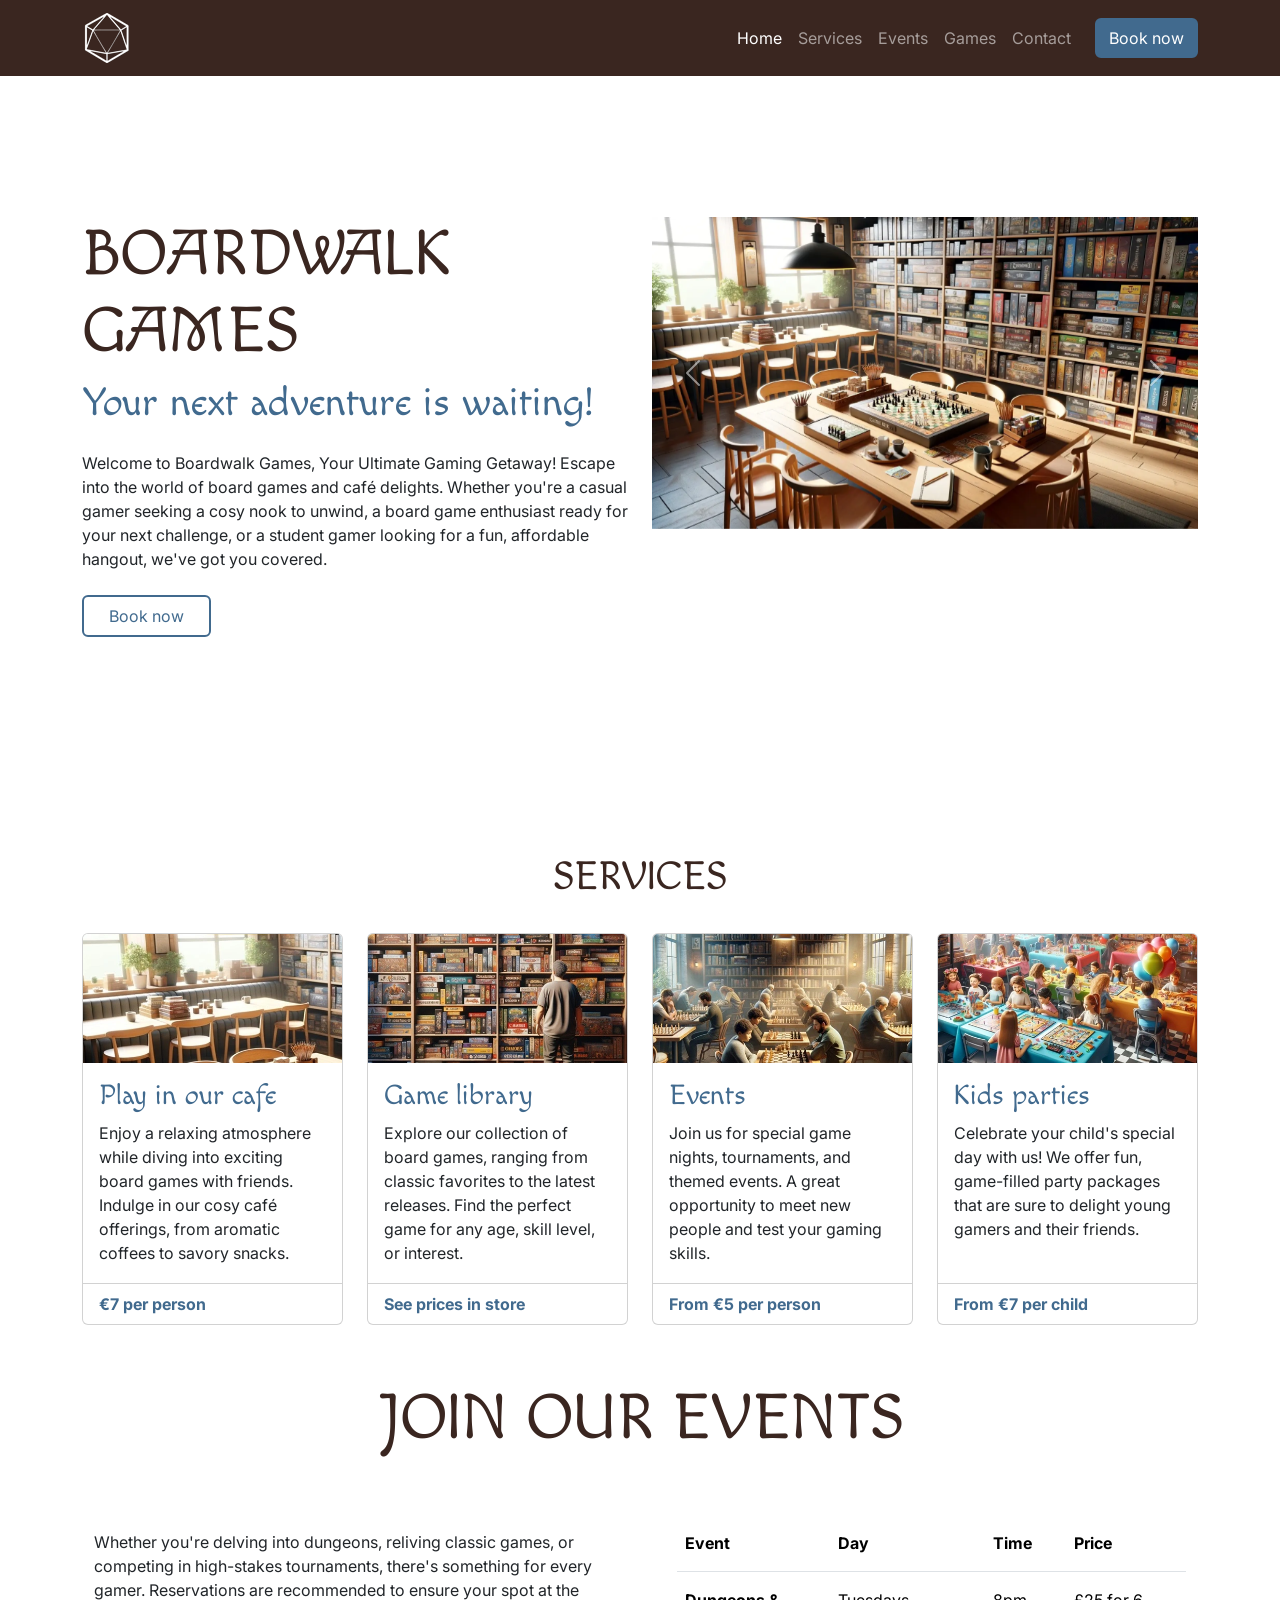
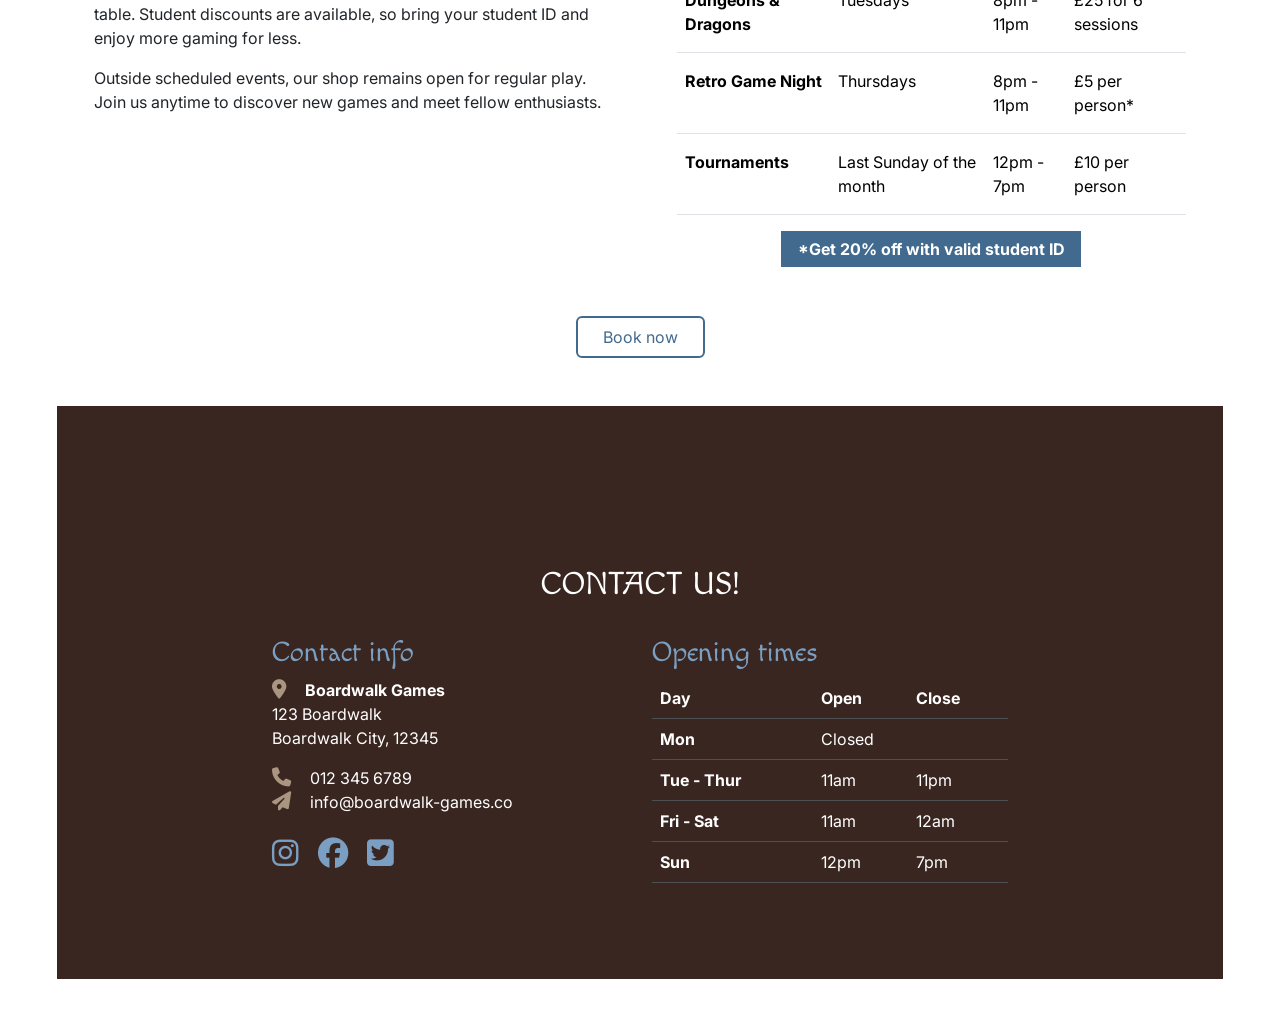
<file: index.html>
<!DOCTYPE html>
<html lang="en">

<head>
    <meta charset="UTF-8">
    <meta name="viewport" content="width=device-width, initial-scale=1.0">
    <meta name="description" content="Boardwalk Games, you ultimate gaming retreat! Perfect for casual gamers,
     enthusiasts, student gatherings. Visit us for your next adventure in board gaming.">
    <title>Boardwalk Games | Home</title>

    <!-- favicon -->
    <link rel="apple-touch-icon" sizes="180x180" href="assets/images/apple-touch-icon.png">
    <link rel="icon" type="image/png" sizes="32x32" href="assets/images/favicon-32x32.png">
    <link rel="icon" type="image/png" sizes="16x16" href="assets/images/favicon-16x16.png">

    <!-- bootstrap css -->
    <link href="https://cdn.jsdelivr.net/npm/bootstrap@5.3.8/dist/css/bootstrap.min.css" rel="stylesheet"
        integrity="sha384-sRIl4kxILFvY47J16cr9ZwB07vP4J8+LH7qKQnuqkuIAvNWLzeN8tE5YBujZqJLB" crossorigin="anonymous">

    <!-- custom css -->

    <link rel="stylesheet" href="assets/css/style.css">
</head>

<!-- classes on body set to work with mt-auto on footer to ensure it always stays at
    the bottom of the page -->

<body class="d-flex flex-column min-vh-100">
    <!-- navigation -->
    <nav id="navbar" class="navbar navbar-expand-lg fixed-top" data-bs-theme="dark">
        <div class="container">
            <a class="navbar-brand" href="index.html">
                <img src="assets/images/logo-sm-white.png" alt="Boardwalk Games logo" class="logo">
            </a>
            <button class="navbar-toggler" type="button" data-bs-toggle="collapse" data-bs-target="#navbarNav"
                aria-controls="navbarNav" aria-expanded="false" aria-label="Toggle navigation">
                <span class="navbar-toggler-icon"></span>
            </button>
            <div class="collapse navbar-collapse" id="navbarNav">
                <ul class="navbar-nav ms-auto">
                    <li class="nav-item">
                        <a class="nav-link active" aria-current="page" href="index.html">Home</a>
                    </li>
                    <li class="nav-item">
                        <a class="nav-link" href="#services">Services</a>
                    </li>
                    <li class="nav-item">
                        <a class="nav-link" href="#events">Events</a>
                    </li>
                    <li class="nav-item">
                        <a class="nav-link" href="game-library.html">Games</a>
                    </li>
                    <li class="nav-item">
                        <a class="nav-link" href="#contact">Contact</a>
                    </li>
                    <li class="nav-item">
                        <a href="booking.html" class="btn custom-button-filled ms-lg-3">Book now</a>
                    </li>
                </ul>
            </div>
        </div>
    </nav>

    <!-- header with carousel -->
    <header id="header" class="container section">
        <div class="row">
            <div class="col-12 col-xl-6 text-center text-xl-start">
                <h1 class="display-3">Boardwalk Games</h1>
                <p class="lead display-6 sub-heading-color">Your next adventure is waiting!</p>
                <p class="my-4">Welcome to Boardwalk Games, Your Ultimate Gaming Getaway! Escape into the world of board
                    games and
                    café delights. Whether you're a casual gamer seeking a cosy nook to unwind, a board game enthusiast
                    ready for your next challenge, or a student gamer looking for a fun, affordable hangout, we've got
                    you covered.</p>
                <a href="booking.html" class="btn custom-button-outline mb-4">Book now</a>
            </div>
            <div class="col-12 col-xl-6">
                <div id="carouselExampleAutoplaying" class="carousel slide" data-bs-ride="carousel">
                    <div class="carousel-inner">
                        <div class="carousel-item active">
                            <img src="assets/images/boardwalk-games-carousel-image-1.webp" class="d-block w-100"
                                alt="The inside of Boardwalk Games with bookshelves filled with boardgames, and wooden tables to play at">
                        </div>
                        <div class="carousel-item">
                            <img src="assets/images/boardwalk-games-carousel-image-2.webp" class="d-block w-100"
                                alt="The inside of Boardwalk Games with bookshelves filled with boardgames, and wooden tables to play at">
                        </div>
                        <div class="carousel-item">
                            <img src="assets/images/boardwalk-games-carousel-image-3.webp" class="d-block w-100"
                                alt="The inside of Boardwalk Games with bookshelves filled with boardgames, and wooden tables to play at">
                        </div>
                        <div class="carousel-item">
                            <img src="assets/images/boardwalk-games-carousel-image-4.webp" class="d-block w-100"
                                alt="The back-room at Boardwalk Games set up for a Dungeons and Dragons evening">
                        </div>
                        <div class="carousel-item">
                            <img src="assets/images/boardwalk-games-carousel-image-5.webp" class="d-block w-100"
                                alt="A cup of steaming coffee on a wooden table, some playing cards, and a notebook">
                        </div>
                        <div class="carousel-item">
                            <img src="assets/images/boardwalk-games-carousel-image-6.webp" class="d-block w-100"
                                alt="Students playing a card game at Boardwalk Games">
                        </div>
                    </div>
                    <button class="carousel-control-prev" type="button" data-bs-target="#carouselExampleAutoplaying"
                        data-bs-slide="prev">
                        <span class="carousel-control-prev-icon" aria-hidden="true"></span>
                        <span class="visually-hidden">Previous</span>
                    </button>
                    <button class="carousel-control-next" type="button" data-bs-target="#carouselExampleAutoplaying"
                        data-bs-slide="next">
                        <span class="carousel-control-next-icon" aria-hidden="true"></span>
                        <span class="visually-hidden">Next</span>
                    </button>
                </div>
            </div>
        </div>
    </header>

    <!-- main element to hold all key sections of the home page.
        it's not part of the grid structure. -->
    <main>
        <!-- Services section -->
        <section id="services" class="container section">
            <div class="row">
                <div class="col-12 text-center">
                    <h2 class="display-6">Services</h2>
                </div>
                <div class="col-12 col-md-6 col-xl-3">
                    <div class="card">
                        <img src="assets/images/services-1.webp" class="card-img-top"
                            alt="Boardwalk games cafe table by a window, stacks of boardgames can be seen on the table">
                        <div class="card-body">
                            <h3 class="card-title sub-heading-color">Play in our cafe</h3>
                            <p class="card-text">
                                Enjoy a relaxing atmosphere while diving into exciting board
                                games with friends. Indulge in our cosy café offerings, from
                                aromatic coffees to savory snacks.
                            </p>
                        </div>
                        <div class="card-footer">
                            <p class="mb-0">€7 per person</p>
                        </div>
                    </div>
                </div>
                <div class="col-12 col-md-6 col-xl-3">
                    <div class="card">
                        <img src="assets/images/services-2.webp" class="card-img-top"
                            alt="Board games stacked in bookshelves, a man can be seen browsing the shelves">
                        <div class="card-body">
                            <!-- bootstrap cards come as h5 by default, changed to h3 to fit project heading hierarchy -->
                            <h3 class="card-title sub-heading-color">Game library</h3>
                            <p class="card-text">
                                Explore our collection of board games, ranging from classic
                                favorites to the latest releases. Find the perfect game for
                                any age, skill level, or interest.
                            </p>
                        </div>
                        <div class="card-footer">
                            <p class="mb-0">See prices in store</p>
                        </div>
                    </div>
                </div>
                <div class="col-12 col-md-6 col-xl-3">
                    <div class="card">
                        <img src="assets/images/services-3.webp" alt="People seated in a library playing chess" class="card-img-top">
                        <div class="card-body">
                            <h3 class="card-title sub-heading-color">Events</h3>
                            <p class="card-text">
                                Join us for special game nights, tournaments, and themed
                                events. A great opportunity to meet new people and test your
                                gaming skills.
                            </p>
                        </div>
                        <div class="card-footer">
                            <p class="mb-0">From €5 per person</p>
                        </div>
                    </div>
                </div>
                <div class="col-12 col-md-6 col-xl-3">
                    <div class="card">
                        <img src="assets/images/services-4.webp" class="card-img-top"
                            alt="A kids party being held at Boardwalk Games">
                        <div class="card-body">
                            <h3 class="card-title sub-heading-color">Kids parties</h3>
                            <p class="card-text">
                                Celebrate your child's special day with us! We offer fun,
                                game-filled party packages that are sure to delight young
                                gamers and their friends.
                            </p>
                        </div>
                        <div class="card-footer">
                            <p class="mb-0">From €7 per child</p>
                        </div>
                    </div>
                </div>
            </div>
        </section>

        <!-- events section -->
        <section>
            <div id="events">
                <div>
                    <h2 class="display-3">Join our events</h2>
                    <div class="row">
                        <div class="col-12 col-xl-6">
                            <p class="events-text para-one">Whether you're delving into dungeons, reliving classic
                                games,
                                or competing in high-stakes tournaments, there's something for every gamer.
                                Reservations are recommended to ensure your spot at the table. Student
                                discounts are available, so bring your student ID and enjoy more gaming for less.</p>
                            <p class="events-text">Outside scheduled events, our shop remains open for regular play.
                                Join us anytime
                                to discover new games and meet fellow enthusiasts.</p>
                        </div>
                        <div class="col-12 col-xl-6">
                            <div class="table-wrapper">
                                <table id="events-table" class="table table-hover">
                                    <thead>
                                        <tr>
                                            <th scope="col">Event</th>
                                            <th scope="col">Day</th>
                                            <th scope="col">Time</th>
                                            <th scope="col">Price</th>
                                        </tr>
                                    </thead>
                                    <tbody>
                                        <tr>
                                            <th scope="row">Dungeons & Dragons</th>
                                            <td>Tuesdays</td>
                                            <td>8pm - 11pm</td>
                                            <td>£25 for 6 sessions</td>
                                        </tr>
                                        <tr>
                                            <th scope="row">Retro Game Night</th>
                                            <td>Thursdays</td>
                                            <td>8pm - 11pm</td>
                                            <td>£5 per person*</td>
                                        </tr>
                                        <tr>
                                            <th scope="row">Tournaments</th>
                                            <td>Last Sunday of the month</td>
                                            <td>12pm - 7pm</td>
                                            <td>£10 per person</td>
                                        </tr>
                                    </tbody>
                                </table>
                                <div id="student-discount-container">
                                    <b>*Get 20% off with valid student ID</b>
                                </div>
                            </div>
                        </div>
                    </div>
                    <br>

                    <div id="events-btn">
                        <a href="booking.html" class="btn custom-button-outline mb-5">Book now</a>
                    </div>
                </div>
            </div>
        </section>
    </main>

    <!-- Footer / contact section -->
    <!-- mt-auto added to push footer to the bottom of the page -->
    <footer id="contact" class="mt-auto">
        <div class="container section">
            <div class="row justify-content-center">
                <div class="col-12 text-center">
                    <h2>Contact us!</h2>
                </div>
                <!-- Contact info -->
                <div class="col-12 col-md-6 col-xl-4">
                    <h3 class="sub-heading-color">Contact info</h3>
                    <address>
                        <strong><i class="fa-solid fa-location-dot"></i> Boardwalk Games</strong><br>
                        123 Boardwalk<br>
                        Boardwalk City, 12345
                    </address>
                    <p><i class="fa-solid fa-phone"></i> 012 345 6789<br>
                        <i class="fa-solid fa-paper-plane"></i> info@boardwalk-games.co
                    </p>
                    <div class="social-links my-4">
                        <a href="https://www.instagram.com/" target="_blank" rel="noopener"
                            aria-label="Visit our Instagram page (opens in a new tab)"><i
                                class="fa-brands fa-instagram"></i></a>
                        <a href="https://www.facebook.com/" target="_blank" rel="noopener"
                            aria-label="Visit our Facebook page (opens in a new tab)"><i
                                class="fa-brands fa-facebook"></i></a>
                        <a href="https://x.com/" target="_blank" rel="noopener"
                            aria-label="Visit our Twitter page (opens in a new tab)"><i
                                class="fa-brands fa-square-twitter"></i></a>
                    </div>
                </div>
                <!-- Opening times -->
                <div class="col-12 col-md-6 col-xl-4">
                    <h3 class="sub-heading-color">Opening times</h3>
                    <table class="table table-dark">
                        <thead>
                            <tr>
                                <th scope="col">Day</th>
                                <th scope="col">Open</th>
                                <th scope="col">Close</th>
                            </tr>
                        </thead>
                        <tbody>
                            <tr>
                                <th scope="row">Mon</th>
                                <td colspan="2">Closed</td>
                            </tr>
                            <tr>
                                <th scope="row">Tue - Thur</th>
                                <td>11am</td>
                                <td>11pm</td>
                            </tr>
                            <tr>
                                <th scope="row">Fri - Sat</th>
                                <td>11am</td>
                                <td>12am</td>
                            </tr>
                            <tr>
                                <th scope="row">Sun</th>
                                <td>12pm</td>
                                <td>7pm</td>
                            </tr>
                        </tbody>
                    </table>
                </div>
            </div>
        </div>
    </footer>


    <!-- fontawesome -->
    <link rel="stylesheet" href="https://cdnjs.cloudflare.com/ajax/libs/font-awesome/6.7.2/css/all.min.css">

    <!-- bootstrap js -->
    <script src="https://cdn.jsdelivr.net/npm/bootstrap@5.3.8/dist/js/bootstrap.bundle.min.js"
        integrity="sha384-FKyoEForCGlyvwx9Hj09JcYn3nv7wiPVlz7YYwJrWVcXK/BmnVDxM+D2scQbITxI"
        crossorigin="anonymous"></script>


    <!-- closes navbar after clicking link (on collapsed navbar) -->
    <script>
        document
            .querySelectorAll(".navbar-collapse .nav-link")
            .forEach((link) => {
                link.addEventListener("click", function (e) {
                    let section = document.querySelector(e.target.getAttribute("href"));
                    if (section) {
                        e.preventDefault(); // Prevent default anchor click behavior
                        let navbarHeight = document.querySelector(".navbar-toggler").offsetHeight;
                        window.scroll({
                            top: section.offsetTop - navbarHeight, // Adjust for navbar height
                            behavior: "smooth",
                        });
                        document
                            .querySelector(".navbar-collapse")
                            .classList.remove("show"); // Collapse navbar
                    }
                });
            });
    </script>

</body>

</html>
</file>
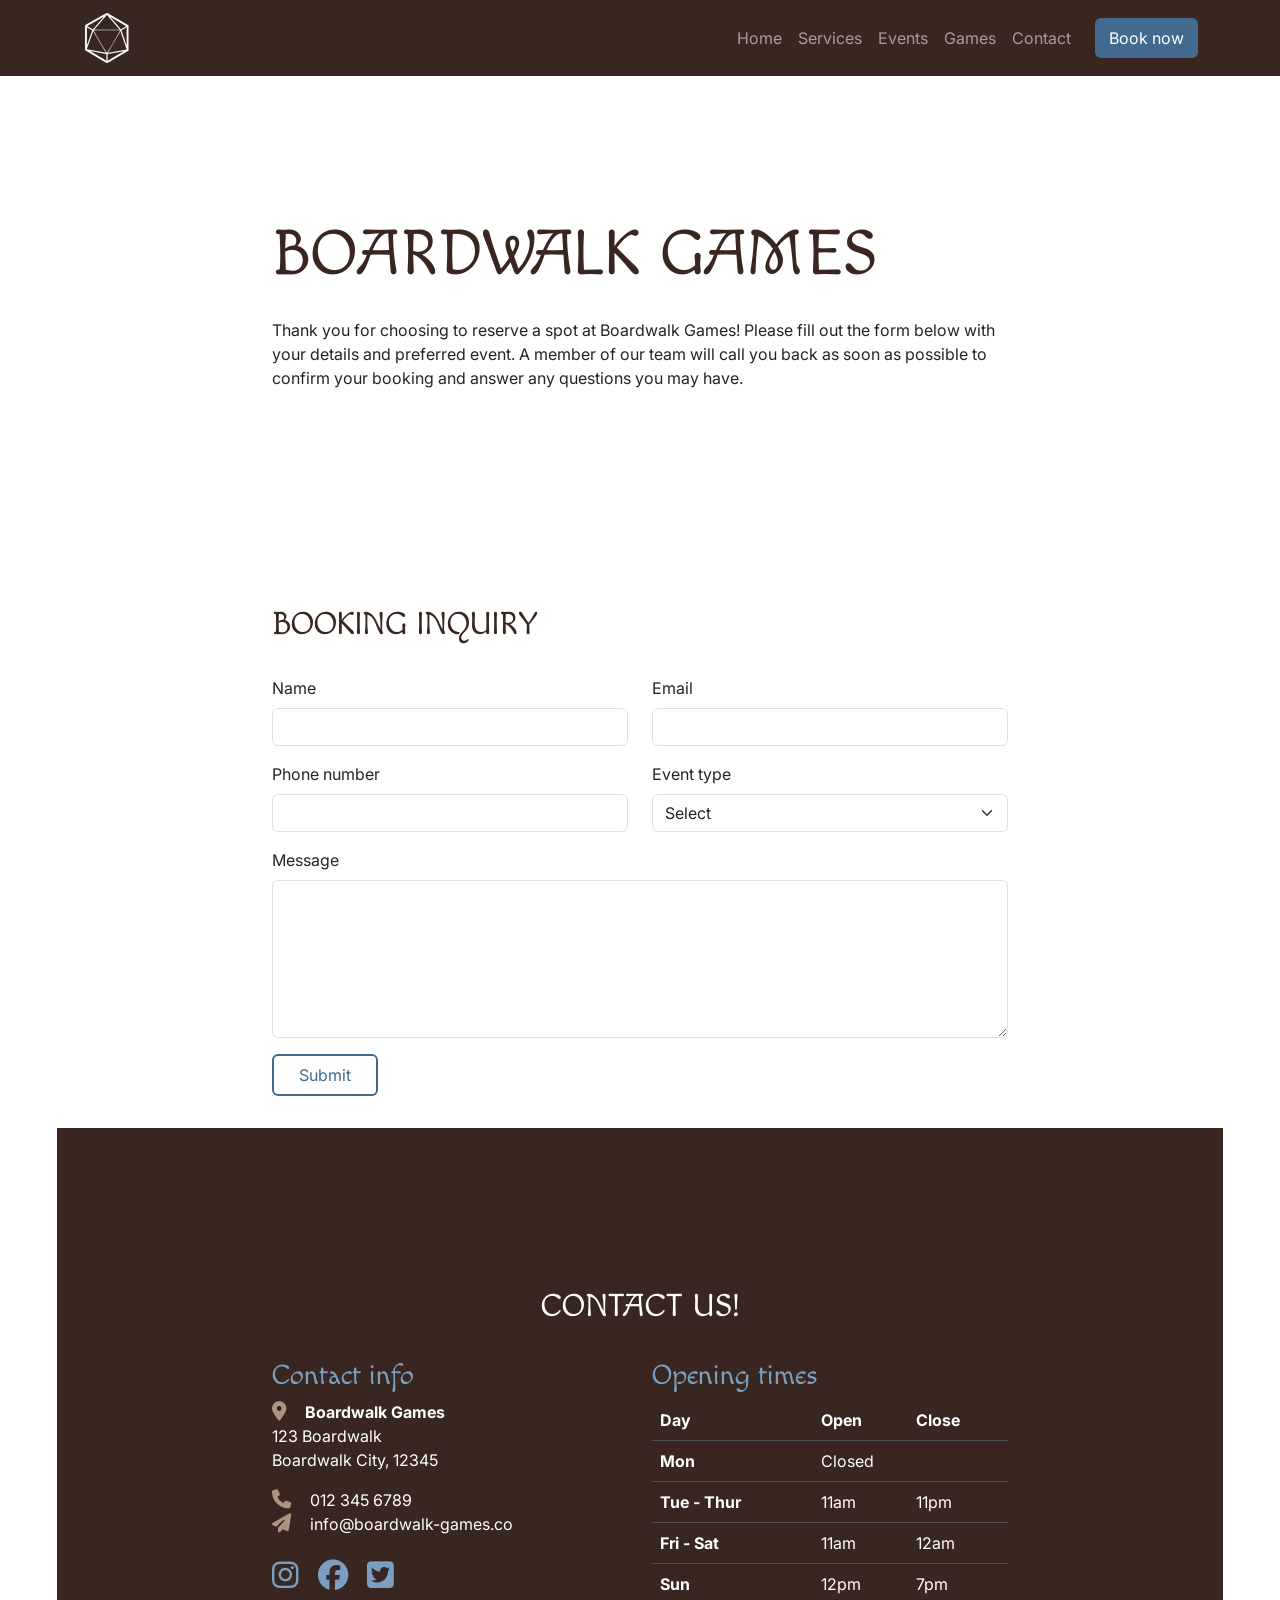
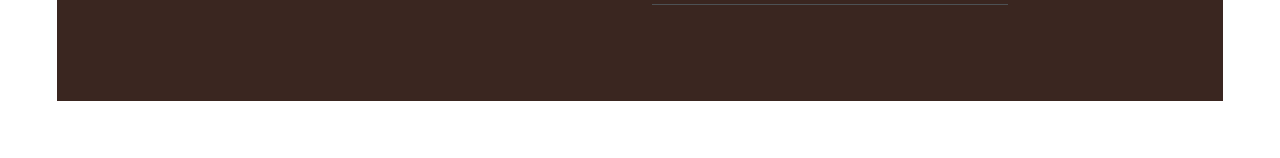
<file: booking.html>
<!DOCTYPE html>
<html lang="en">

<head>
    <meta charset="UTF-8">
    <meta name="viewport" content="width=device-width, initial-scale=1.0">
    <meta name="description" content="Boardwalk Games, your ultimate gaming retreat! Perfect for casual 
    gamers, enthusiasts, and student gatherings. Visit us for your next adventure in board gaming.">
    <title>Boardwalk Games | Booking Inquiry</title>

    <!-- favicon -->
    <link rel="apple-touch-icon" sizes="180x180" href="assets/images/apple-touch-icon.png">
    <link rel="icon" type="image/png" sizes="32x32" href="assets/images/favicon-32x32.png">
    <link rel="icon" type="image/png" sizes="16x16" href="assets/images/favicon-16x16.png">

    <!-- bootstrap css -->
    <link href="https://cdn.jsdelivr.net/npm/bootstrap@5.3.8/dist/css/bootstrap.min.css" rel="stylesheet"
        integrity="sha384-sRIl4kxILFvY47J16cr9ZwB07vP4J8+LH7qKQnuqkuIAvNWLzeN8tE5YBujZqJLB" crossorigin="anonymous">

    <!-- custom css -->

    <link rel="stylesheet" href="assets/css/style.css">
</head>

<!-- classes on body set to work with mt-auto on footer to ensure it always stays at
    the bottom of the page -->

<body class="d-flex flex-column min-vh-100">
    <!-- Navigation -->
    <nav id="navbar" class="navbar navbar-expand-lg fixed-top" data-bs-theme="dark">
        <div class="container">
            <a class="navbar-brand" href="index.html">
                <img src="assets/images/logo-sm-white.png" alt="Boardwalk Games logo" class="logo">
            </a>
            <button class="navbar-toggler" type="button" data-bs-toggle="collapse" data-bs-target="#navbarNav"
                aria-controls="navbarNav" aria-expanded="false" aria-label="Toggle navigation">
                <span class="navbar-toggler-icon"></span>
            </button>
            <div class="collapse navbar-collapse" id="navbarNav">
                <ul class="navbar-nav ms-auto">
                    <li class="nav-item">
                        <a class="nav-link" href="index.html">Home</a>
                    </li>
                    <li class="nav-item">
                        <a class="nav-link" href="index.html#services">Services</a>
                    </li>
                    <li class="nav-item">
                        <a class="nav-link" href="index.html#events">Events</a>
                    </li>
                    <li class="nav-item">
                        <a class="nav-link" href="game-library.html">Games</a>
                    </li>
                    <li class="nav-item">
                        <a class="nav-link" href="#contact">Contact</a>
                    </li>
                    <li class="nav-item">
                        <a href="booking.html" class="btn custom-button-filled ms-lg-3" aria-current="page">Book now</a>
                    </li>
                </ul>
            </div>
        </div>
    </nav>

    <!-- header section -->
    <header id="header" class="container section">
        <div class="row justify-content-center">
            <div class="col-12 col-md-8 text-center text-xl-start">
                <h1 class="display-3">Boardwalk Games</h1>
                <p class="my-4">
                    Thank you for choosing to reserve a spot at Boardwalk Games! Please
                    fill out the form below with your details and preferred event. A
                    member of our team will call you back as soon as possible to confirm
                    your booking and answer any questions you may have.
                </p>
            </div>
        </div>
    </header>

    <main>
        <!-- Booking inquiry form section -->
        <section id="booking-form" class="container section">
            <div class="row justify-content-center">
                <div class="col-12 col-md-8">
                    <h2>Booking inquiry</h2>
                    <form action="success.html" method="get">
                        <div class="row">
                            <div class="col-12 col-lg-6 mb-3">
                                <label for="name" class="form-label">Name</label>
                                <input class="form-control" id="name" name="name" type="text" required>
                            </div>
                            <div class="col-12 col-lg-6 mb-3">
                                <label for="email" class="form-label">Email</label>
                                <input class="form-control" id="email" name="email" type="email" required>
                            </div>
                            <div class="col-12 col-lg-6 mb-3">
                                <label for="phone" class="form-label">Phone number</label>
                                <input class="form-control" id="phone" name="phone" type="number" required>
                            </div>
                            <div class="col-12 col-lg-6 mb-3">
                                <label for="event-type" class="form-label">Event type</label>
                                <select id="event-type" class="form-select" name="event-type" required>
                                    <option value="" selected>Select</option>
                                    <option value="regular-play">Reserve a table</option>
                                    <option value="dnd">Dungeons & Dragons</option>
                                    <option value="retro-night">Retro Game Night</option>
                                    <option value="tournament">Tournament</option>
                                    <option value="kids-party">Kids party</option>
                                </select>
                            </div>
                            <div class="col-12 mb-3">
                                <label for="message" class="form-label">Message</label>
                                <textarea class="form-control" rows="6" id="message" name="message" required ></textarea>
                            </div>
                        </div>

                        <button type="submit" class="btn custom-button-outline">Submit</button>
                    </form>
                </div>
            </div>
        </section>
    </main>


    <!-- footer/contact section -->
    <!-- mt-auto added to push footer to the bottom of the page -->
    <footer id="contact" class="mt-auto">
        <div class="container section">
            <div class="row justify-content-center">
                <div class="col-12 text-center">
                    <h2>Contact us!</h2>
                </div>
                <!-- Contact info -->
                <div class="col-12 col-md-6 col-xl-4">
                    <h3 class="sub-heading-color">Contact info</h3>
                    <address>
                        <strong><i class="fa-solid fa-location-dot"></i> Boardwalk Games</strong><br>
                        123 Boardwalk<br>
                        Boardwalk City, 12345
                    </address>
                    <p><i class="fa-solid fa-phone"></i> 012 345 6789<br>
                        <i class="fa-solid fa-paper-plane"></i> info@boardwalk-games.co
                    </p>
                    <div class="social-links my-4">
                        <a href="https://www.instagram.com/" target="_blank" rel="noopener"
                            aria-label="Visit our Instagram page (opens in a new tab)"><i
                                class="fa-brands fa-instagram"></i></a>
                        <a href="https://www.facebook.com/" target="_blank" rel="noopener"
                            aria-label="Visit our Facebook page (opens in a new tab)"><i
                                class="fa-brands fa-facebook"></i></a>
                        <a href="https://x.com/" target="_blank" rel="noopener"
                            aria-label="Visit our Twitter page (opens in a new tab)"><i
                                class="fa-brands fa-square-twitter"></i></a>
                    </div>
                </div>
                <!-- Opening times -->
                <div class="col-12 col-md-6 col-xl-4">
                    <h3 class="sub-heading-color">Opening times</h3>
                    <table class="table table-dark">
                        <thead>
                            <tr>
                                <th scope="col">Day</th>
                                <th scope="col">Open</th>
                                <th scope="col">Close</th>
                            </tr>
                        </thead>
                        <tbody>
                            <tr>
                                <th scope="row">Mon</th>
                                <td colspan="2">Closed</td>
                            </tr>
                            <tr>
                                <th scope="row">Tue - Thur</th>
                                <td>11am</td>
                                <td>11pm</td>
                            </tr>
                            <tr>
                                <th scope="row">Fri - Sat</th>
                                <td>11am</td>
                                <td>12am</td>
                            </tr>
                            <tr>
                                <th scope="row">Sun</th>
                                <td>12pm</td>
                                <td>7pm</td>
                            </tr>
                        </tbody>
                    </table>
                </div>
            </div>
        </div>
    </footer>


    <!-- fontawesome -->
    <link rel="stylesheet" href="https://cdnjs.cloudflare.com/ajax/libs/font-awesome/6.7.2/css/all.min.css">

    <!-- bootstrap js -->
    <script src="https://cdn.jsdelivr.net/npm/bootstrap@5.3.8/dist/js/bootstrap.bundle.min.js"
        integrity="sha384-FKyoEForCGlyvwx9Hj09JcYn3nv7wiPVlz7YYwJrWVcXK/BmnVDxM+D2scQbITxI"
        crossorigin="anonymous"></script>

</body>

</html>
</file>
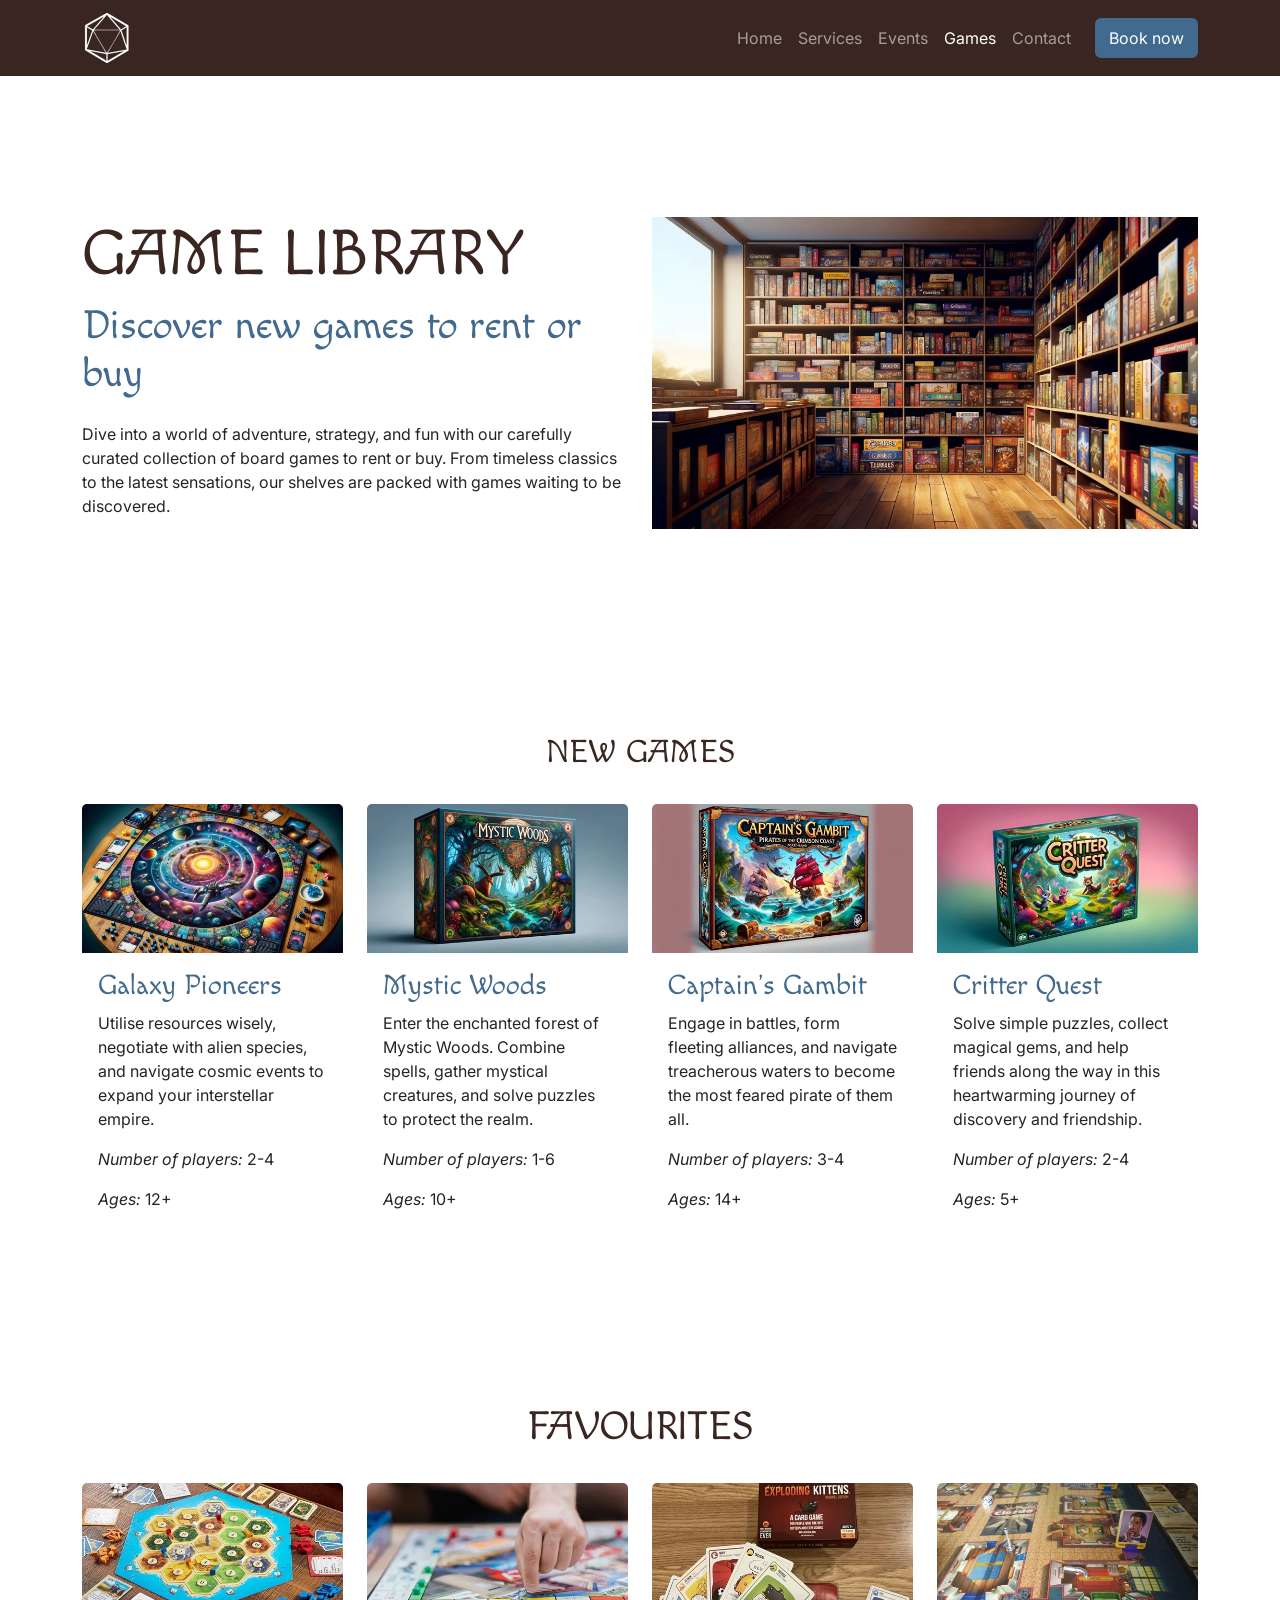
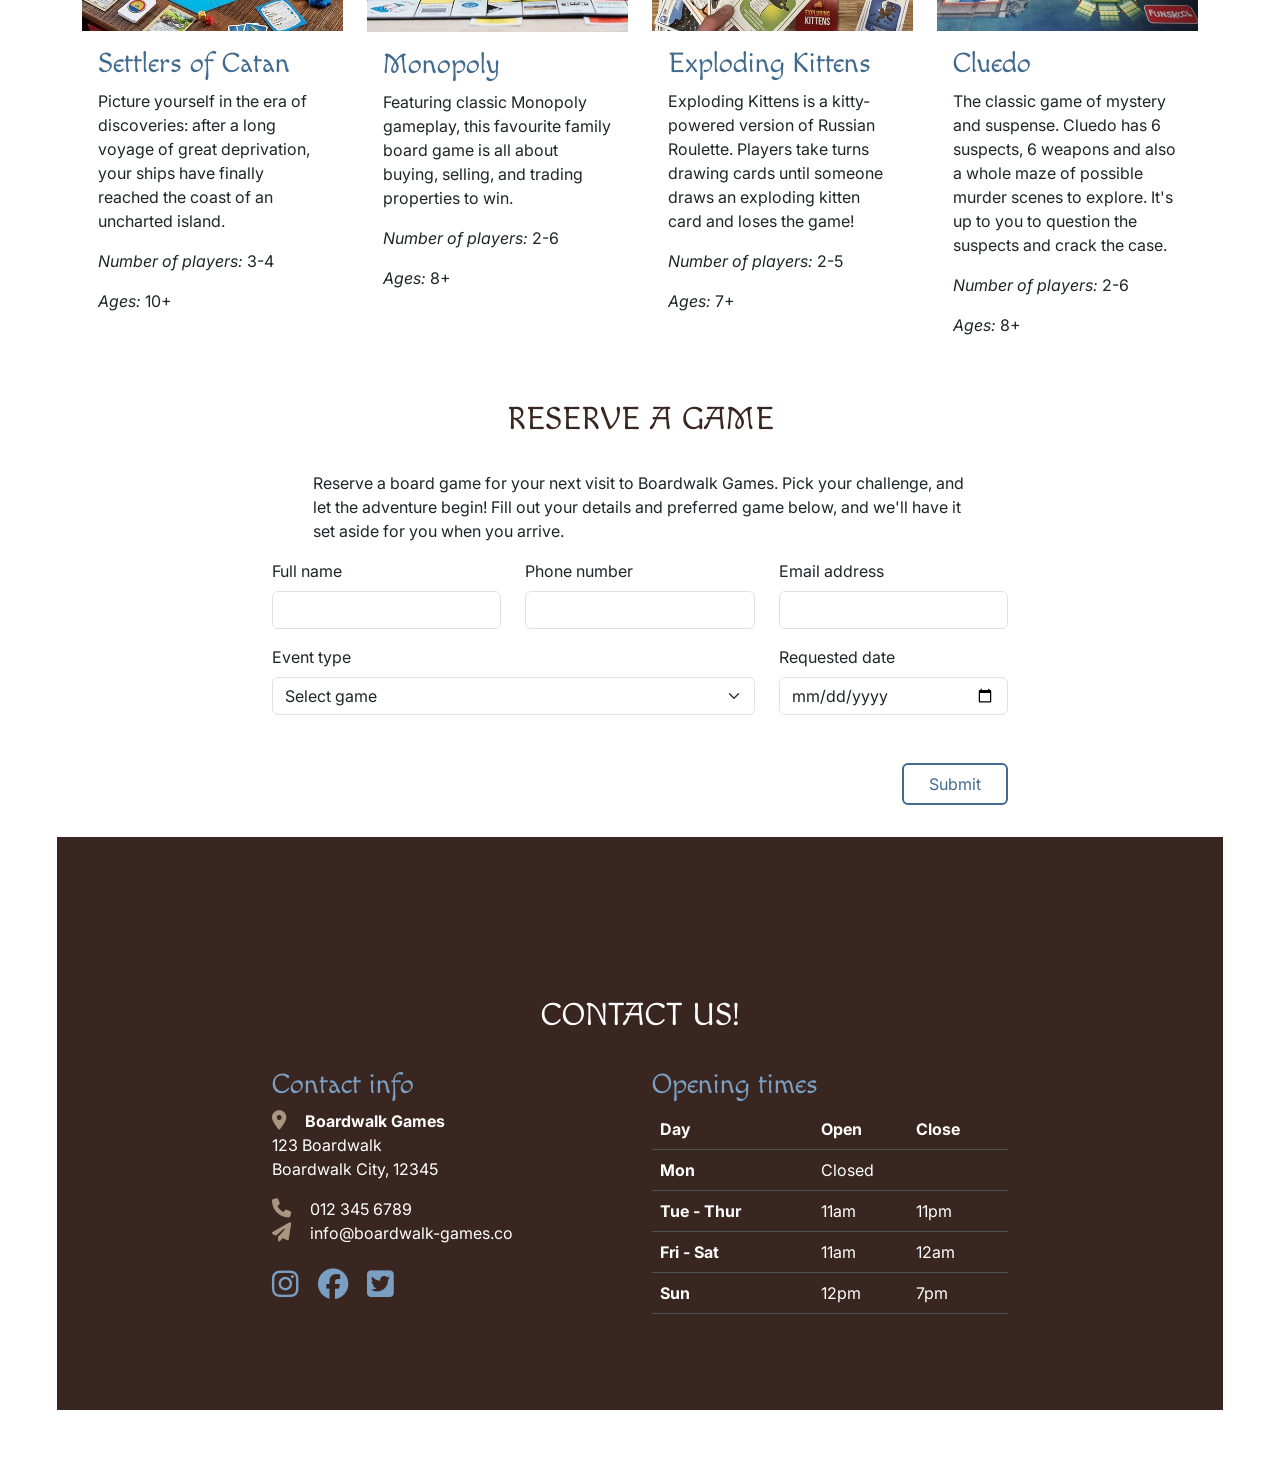
<file: game-library.html>
<!DOCTYPE html>
<html lang="en">

<head>
    <meta charset="UTF-8">
    <meta name="viewport" content="width=device-width, initial-scale=1.0">
    <meta name="description" content="Boardwalk Games, you ultimate gaming retreat! Perfect for casual gamers,
     enthusiasts, student gatherings. Visit us for your next adventure in board gaming.">
    <title>Boardwalk Games | Game Library</title>

    <!-- favicon -->
    <link rel="apple-touch-icon" sizes="180x180" href="assets/images/apple-touch-icon.png">
    <link rel="icon" type="image/png" sizes="32x32" href="assets/images/favicon-32x32.png">
    <link rel="icon" type="image/png" sizes="16x16" href="assets/images/favicon-16x16.png">

    <!-- bootstrap css -->
    <link href="https://cdn.jsdelivr.net/npm/bootstrap@5.3.8/dist/css/bootstrap.min.css" rel="stylesheet"
        integrity="sha384-sRIl4kxILFvY47J16cr9ZwB07vP4J8+LH7qKQnuqkuIAvNWLzeN8tE5YBujZqJLB" crossorigin="anonymous">

    <!-- custom css -->

    <link rel="stylesheet" href="assets/css/style.css">
</head>

<!-- classes on body set to work with mt-auto on footer to ensure it always stays at
    the bottom of the page -->

<body class="d-flex flex-column min-vh-100">
    <!-- Navigation -->
    <nav id="navbar" class="navbar navbar-expand-lg fixed-top" data-bs-theme="dark">
        <div class="container">
            <a class="navbar-brand" href="index.html">
                <img src="assets/images/logo-sm-white.png" alt="Boardwalk Games logo" class="logo">
            </a>
            <button class="navbar-toggler" type="button" data-bs-toggle="collapse" data-bs-target="#navbarNav"
                aria-controls="navbarNav" aria-expanded="false" aria-label="Toggle navigation">
                <span class="navbar-toggler-icon"></span>
            </button>
            <div class="collapse navbar-collapse" id="navbarNav">
                <ul class="navbar-nav ms-auto">
                    <li class="nav-item">
                        <a class="nav-link" href="index.html">Home</a>
                    </li>
                    <li class="nav-item">
                        <a class="nav-link" href="index.html#services">Services</a>
                    </li>
                    <li class="nav-item">
                        <a class="nav-link" href="index.html#events">Events</a>
                    </li>
                    <li class="nav-item">
                        <a class="nav-link active" aria-current="page" href="game-library.html">Games</a>
                    </li>
                    <li class="nav-item">
                        <a class="nav-link" href="#contact">Contact</a>
                    </li>
                    <li class="nav-item">
                        <a href="booking.html" class="btn custom-button-filled ms-lg-3">Book now</a>
                    </li>
                </ul>
            </div>
        </div>
    </nav>

    <!-- header with carousel -->
    <header id="header" class="container section">
        <div class="row">
            <div class="col-12 col-xl-6 text-center text-xl-start">
                <h1 class="display-3">Game library</h1>
                <p class="lead display-6 sub-heading-color">Discover new games to rent or buy</p>
                <p class="my-4">Dive into a world of adventure, strategy, and fun with our carefully curated collection
                    of board games to rent or buy. From timeless classics to the latest sensations, our shelves are
                    packed with games waiting to be discovered.</p>
            </div>
            <div class="col-12 col-xl-6">
                <div id="carouselExampleAutoplaying" class="carousel slide" data-bs-ride="carousel">
                    <div class="carousel-inner">
                        <div class="carousel-item active">
                            <img src="assets/images/game-library-carousel-1.webp" class="d-block w-100"
                                alt="Bookshelves filled with boardgames">
                        </div>
                        <div class="carousel-item">
                            <img src="assets/images/game-library-carousel-2.webp" class="d-block w-100"
                                alt="Bookshelves filled with boardgames">
                        </div>
                        <div class="carousel-item">
                            <img src="assets/images/game-library-carousel-3.webp" class="d-block w-100"
                                alt="Bookshelves filled with boardgames, one man is browsing the shelves">
                        </div>
                        <div class="carousel-item">
                            <img src="assets/images/game-library-carousel-4.webp" class="d-block w-100"
                                alt="8 board games stacked on top of each other">
                        </div>
                    </div>
                    <button class="carousel-control-prev" type="button" data-bs-target="#carouselExampleAutoplaying"
                        data-bs-slide="prev">
                        <span class="carousel-control-prev-icon" aria-hidden="true"></span>
                        <span class="visually-hidden">Previous</span>
                    </button>
                    <button class="carousel-control-next" type="button" data-bs-target="#carouselExampleAutoplaying"
                        data-bs-slide="next">
                        <span class="carousel-control-next-icon" aria-hidden="true"></span>
                        <span class="visually-hidden">Next</span>
                    </button>
                </div>
            </div>
        </div>
    </header>

    <!-- main element to hold all key sections of the game library page.
        it's not part of the grid structure. -->
    <main>
        <!-- New Games section -->
        <section id="new-games" class="container section">
            <div class="row">
                <div class="col-12 text-center">
                    <h2>New Games</h2>
                </div>
                <div class="col-12 col-md-6 col-xl-3">
                    <div class="card">
                        <img class="card-img-top" src="assets/images/new-games-1.webp" alt="Galaxy Pioneers board game">
                        <div class="card-body">
                            <h3 class="card-title sub-heading-color">Galaxy Pioneers</h3>
                            <p class="card-text">Utilise resources wisely, negotiate with alien species, and navigate
                                cosmic events to expand your interstellar empire.</p>
                            <p><em>Number of players:</em> 2-4</p>
                            <p><em>Ages:</em> 12+</p>
                        </div>
                    </div>
                </div>
                <div class="col-12 col-md-6 col-xl-3">
                    <div class="card">
                        <img class="card-img-top" src="assets/images/new-games-2.webp"
                            alt="Mystic Woods board game box">
                        <div class="card-body">
                            <h3 class="card-title sub-heading-color">Mystic Woods</h3>
                            <p class="card-text">Enter the enchanted forest of Mystic Woods. Combine spells, gather
                                mystical creatures, and solve puzzles to protect the realm.</p>
                            <p><em>Number of players:</em> 1-6</p>
                            <p><em>Ages:</em> 10+</p>
                        </div>
                    </div>
                </div>
                <div class="col-12 col-md-6 col-xl-3">
                    <div class="card">
                        <img class="card-img-top" src="assets/images/new-games-3.webp"
                            alt="Captain's Gambit board game box">
                        <div class="card-body">
                            <h3 class="card-title sub-heading-color">Captain's Gambit</h3>
                            <p class="card-text">Engage in battles, form fleeting alliances, and navigate treacherous
                                waters to become the most feared pirate of them all.</p>
                            <p><em>Number of players:</em> 3-4</p>
                            <p><em>Ages:</em> 14+</p>
                        </div>
                    </div>
                </div>
                <div class="col-12 col-md-6 col-xl-3">
                    <div class="card">
                        <img class="card-img-top" src="assets/images/new-games-4.webp"
                            alt="Critter Quest board game box">
                        <div class="card-body">
                            <h3 class="card-title sub-heading-color">Critter Quest</h3>
                            <p class="card-text">Solve simple puzzles, collect magical gems, and help friends along the
                                way in this heartwarming journey of discovery and friendship.</p>
                            <p><em>Number of players:</em> 2-4</p>
                            <p><em>Ages:</em> 5+</p>
                        </div>
                    </div>
                </div>
            </div>
        </section>

        <!-- Favourite Games section -->
        <section id="fav-games" class="container section">
            <div class="row">
                <div class="col-12 text-center">
                    <h2 class="display-6">Favourites</h2>
                </div>
                <div class="col-12 col-md-6 col-xl-3">
                    <div class="card">
                        <img class="card-img-top" src="assets/images/fav-games-1.webp"
                            alt="Settlers of Catan board game">
                        <div class="card-body">
                            <h3 class="card-title sub-heading-color">Settlers of Catan</h3>
                            <p class="card-text">Picture yourself in the era of discoveries: after a long voyage of
                                great deprivation, your ships have finally reached the coast of an uncharted island.</p>
                            <p><em>Number of players:</em> 3-4</p>
                            <p><em>Ages:</em> 10+</p>
                        </div>
                    </div>
                </div>
                <div class="col-12 col-md-6 col-xl-3">
                    <div class="card">
                        <img class="card-img-top" src="assets/images/fav-games-2.webp" alt="Monopoly board game">
                        <div class="card-body">
                            <h3 class="card-title sub-heading-color">Monopoly</h3>
                            <p class="card-text">Featuring classic Monopoly gameplay, this favourite family board game
                                is all about buying, selling, and trading properties to win.</p>
                            <p><em>Number of players:</em> 2-6</p>
                            <p><em>Ages:</em> 8+</p>
                        </div>
                    </div>
                </div>
                <div class="col-12 col-md-6 col-xl-3">
                    <div class="card">
                        <img class="card-img-top" src="assets/images/fav-games-3.webp"
                            alt="Exploding Kittens card game">
                        <div class="card-body">
                            <h3 class="card-title sub-heading-color">Exploding Kittens</h3>
                            <p class="card-text">Exploding Kittens is a kitty-powered version of Russian Roulette.
                                Players take turns drawing cards until someone draws an exploding kitten card and loses
                                the game!</p>
                            <p><em>Number of players:</em> 2-5</p>
                            <p><em>Ages:</em> 7+</p>
                        </div>
                    </div>
                </div>
                <div class="col-12 col-md-6 col-xl-3">
                    <div class="card">
                        <img class="card-img-top" src="assets/images/fav-games-4.webp" alt="Cluedo board game">
                        <div class="card-body">
                            <h3 class="card-title sub-heading-color">Cluedo</h3>
                            <p class="card-text">The classic game of mystery and suspense. Cluedo has 6 suspects, 6
                                weapons and also a whole maze of possible murder scenes to explore. It's up to you to
                                question the suspects and crack the case.</p>
                            <p><em>Number of players:</em> 2-6</p>
                            <p><em>Ages:</em> 8+</p>
                        </div>
                    </div>
                </div>
            </div>
        </section>
    </main>

    <!-- reservation form section -->
    <section>
        <h2 class="reserve-heading">Reserve a game</h2>
        <p class="reserve-para">Reserve a board game for your next visit to Boardwalk Games. Pick your challenge, and
            let the adventure
            begin! Fill out your details and preferred game below, and we'll have it set aside for you when you arrive.
        </p>
        <form action="success.html" method="get">
            <div class="container">
                <div class="row justify-content-center">
                    <div class="col-md-12 col-lg-8">
                        <div class="row">
                            <div class="mb-3 col-xl-4">
                                <label for="full-name" class="form-label">Full name</label>
                                <input type="text" class="form-control" id="full-name" name="full-name" required>
                            </div>

                            <div class="mb-3 col-xl-4">
                                <label for="phone-number" class="form-label">Phone number</label>
                                <input type="number" class="form-control" id="phone-number" name="phone-number"
                                    required>
                            </div>

                            <div class="mb-3 col-xl-4">
                                <label for="email-address" class="form-label">Email address</label>
                                <input type="email" class="form-control" id="email-address" name="email-address"
                                    required>
                            </div>
                        </div>
                        <div class="row">
                            <div class="mb-3 col-xl-8">
                                <label for="event-type" class="form-label">Event type</label>
                                <select id="event-type" name="event-type" class="form-select" required>
                                    <option value="" selected>Select game</option>
                                    <option value="galaxy-pioneers">Galaxy Pioneers</option>
                                    <option value="mystic-woods">Mystic Woods</option>
                                    <option value="captains-gambit">Captain's Gambit</option>
                                    <option value="critter-quest">Critter Quest</option>
                                    <option value="setters-of-catan">Setters of Catan</option>
                                    <option value="monopoly">Monopoly</option>
                                    <option value="exploding-kittens">Exploding Kittens</option>
                                    <option value="cluedo">Cluedo</option>
                                </select>
                            </div>

                            <div class="mb-3 col-xl-4">
                                <label for="requested-date" class="form-label">Requested date</label>
                                <input type="date" class="form-control" id="requested-date" name="requested-date">
                            </div>
                            <div id="game-res-btn" class="col-12">
                                <button type="submit" class="btn custom-button-outline">Submit</button>
                            </div>
                        </div>
                    </div>
                </div>
            </div>
        </form>
    </section>


    <!-- footer/contact section -->
    <!-- mt-auto added to push footer to the bottom of the page -->
    <footer id="contact" class="mt-auto">
        <div class="container section">
            <div class="row justify-content-center">
                <div class="col-12 text-center">
                    <h2>Contact us!</h2>
                </div>
                <!-- Contact info -->
                <div class="col-12 col-md-6 col-xl-4">
                    <h3 class="sub-heading-color">Contact info</h3>
                    <address>
                        <strong><i class="fa-solid fa-location-dot"></i> Boardwalk Games</strong><br>
                        123 Boardwalk<br>
                        Boardwalk City, 12345
                    </address>
                    <p><i class="fa-solid fa-phone"></i> 012 345 6789<br>
                        <i class="fa-solid fa-paper-plane"></i> info@boardwalk-games.co
                    </p>
                    <div class="social-links my-4">
                        <a href="https://www.instagram.com/" target="_blank" rel="noopener"
                            aria-label="Visit our Instagram page (opens in a new tab)"><i
                                class="fa-brands fa-instagram"></i></a>
                        <a href="https://www.facebook.com/" target="_blank" rel="noopener"
                            aria-label="Visit our Facebook page (opens in a new tab)"><i
                                class="fa-brands fa-facebook"></i></a>
                        <a href="https://x.com/" target="_blank" rel="noopener"
                            aria-label="Visit our Twitter page (opens in a new tab)"><i
                                class="fa-brands fa-square-twitter"></i></a>
                    </div>
                </div>
                <!-- Opening times -->
                <div class="col-12 col-md-6 col-xl-4">
                    <h3 class="sub-heading-color">Opening times</h3>
                    <table class="table table-dark">
                        <thead>
                            <tr>
                                <th scope="col">Day</th>
                                <th scope="col">Open</th>
                                <th scope="col">Close</th>
                            </tr>
                        </thead>
                        <tbody>
                            <tr>
                                <th scope="row">Mon</th>
                                <td colspan="2">Closed</td>
                            </tr>
                            <tr>
                                <th scope="row">Tue - Thur</th>
                                <td>11am</td>
                                <td>11pm</td>
                            </tr>
                            <tr>
                                <th scope="row">Fri - Sat</th>
                                <td>11am</td>
                                <td>12am</td>
                            </tr>
                            <tr>
                                <th scope="row">Sun</th>
                                <td>12pm</td>
                                <td>7pm</td>
                            </tr>
                        </tbody>
                    </table>
                </div>
            </div>
        </div>
    </footer>


    <!-- fontawesome -->
    <link rel="stylesheet" href="https://cdnjs.cloudflare.com/ajax/libs/font-awesome/6.7.2/css/all.min.css">

    <!-- bootstrap js -->
    <script src="https://cdn.jsdelivr.net/npm/bootstrap@5.3.8/dist/js/bootstrap.bundle.min.js"
        integrity="sha384-FKyoEForCGlyvwx9Hj09JcYn3nv7wiPVlz7YYwJrWVcXK/BmnVDxM+D2scQbITxI"
        crossorigin="anonymous"></script>

</body>

</html>
</file>
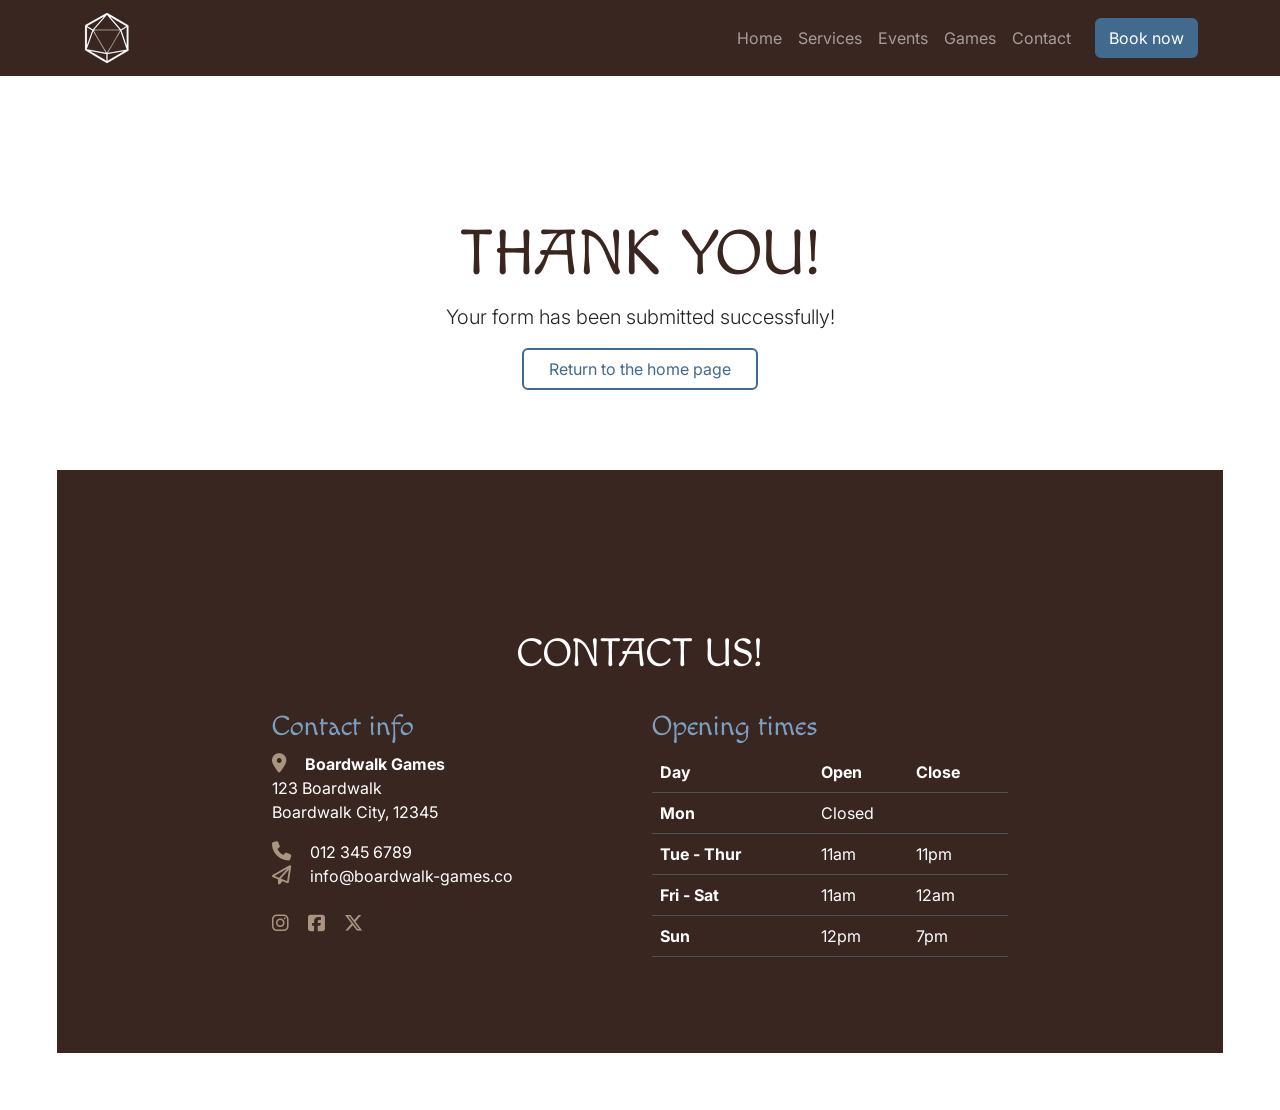
<file: success.html>
<!DOCTYPE html>
<html lang="en">

<head>
    <meta charset="UTF-8">
    <meta name="viewport" content="width=device-width, initial-scale=1.0">
    <meta name="description"
        content="Thank you for booking with Boardwalk Games! Your reservation request has been received and is being processed.">

    <!-- favicons generated by favicon.io -->
    <link rel="apple-touch-icon" sizes="180x180" href="assets/images/apple-touch-icon.png">
    <link rel="icon" type="image/png" sizes="32x32" href="assets/images/favicon-32x32.png">
    <link rel="icon" type="image/png" sizes="16x16" href="assets/images/favicon-16x16.png">

    <title>Boardwalk Games | Thank you</title>

    <!-- bootstrap 5 css -->
    <link href="https://cdn.jsdelivr.net/npm/bootstrap@5.3.3/dist/css/bootstrap.min.css" rel="stylesheet"
        integrity="sha384-QWTKZyjpPEjISv5WaRU9OFeRpok6YctnYmDr5pNlyT2bRjXh0JMhjY6hW+ALEwIH" crossorigin="anonymous">
    <!-- custom css -->
    <link rel="stylesheet" href="assets/css/style.css">
</head>

<!-- classes on body set to work with mt-auto on footer to 
    ensure it always stays at the bottom of the page -->

<body class="d-flex flex-column min-vh-100">
    <!-- Navigation -->
    <nav id="navbar" class="navbar navbar-expand-lg fixed-top" data-bs-theme="dark">
        <div class="container">
            <a class="navbar-brand" href="index.html">
                <img class="logo" src="assets/images/logo-sm-white.png" alt="Boardwalk Games Logo">
            </a>
            <button class="navbar-toggler" type="button" data-bs-toggle="collapse" data-bs-target="#navbarNav"
                aria-controls="navbarNav" aria-expanded="false" aria-label="Toggle navigation">
                <span class="navbar-toggler-icon"></span>
            </button>
            <div class="collapse navbar-collapse" id="navbarNav">
                <ul class="navbar-nav ms-auto">
                    <li class="nav-item">
                        <a class="nav-link" href="index.html">Home</a>
                    </li>
                    <li class="nav-item">
                        <a class="nav-link" href="index.html#services">Services</a>
                    </li>
                    <li class="nav-item">
                        <a class="nav-link" href="index.html#events">Events</a>
                    </li>
                    <li class="nav-item">
                        <a class="nav-link" href="game-library.html">Games</a>
                    </li>
                    <li class="nav-item">
                        <a class="nav-link" href="index.html#contact">Contact</a>
                    </li>
                    <li class="nav-item">
                        <a class="btn custom-button-filled ms-3" href="booking.html">Book now</a>
                    </li>
                </ul>
            </div>
        </div>
    </nav>

    <!-- success message for users who successfully submit a form -->
    <main id="success" class="container section text-center">
        <div class="row justify-content-center">
            <div class="col-12 col-md-8">
                <h1 class="display-3">Thank you!</h1>
                <p class="lead">Your form has been submitted successfully!</p>
                <a href="index.html" class="btn custom-button-outline mb-5">Return to the home page</a>
            </div>
        </div>
    </main>

    <!-- contact section -->
    <footer id="contact" class="mt-auto">
        <div class="container section">
            <div class="row justify-content-center">
                <div class="col-12 text-center">
                    <h2 class="display-6">Contact us!</h2>
                </div>
                <div class="col-12 col-md-6 col-xl-4">
                    <h3 class="sub-heading-color">Contact info</h3>
                    <!-- business address in <address> element for semantic html -->
                    <address>
                        <strong><i class="fa-solid fa-location-dot"></i> Boardwalk Games</strong>
                        <br>
                        123 Boardwalk
                        <br>
                        Boardwalk City, 12345
                    </address>
                    <p>
                        <i class="fa-solid fa-phone"></i> 012 345 6789<br>
                        <i class="fa-regular fa-paper-plane"></i> info@boardwalk-games.co
                    </p>
                    <div class="social-icons mt-4">
                        <a href="https://www.instagram.com" target="_blank" rel="noopener"
                            aria-label="Visit our Instagram page (opens in a new tab)"><i
                                class="fa-brands fa-instagram"></i></a>
                        <a href="https://www.facebook.com" target="_blank" rel="noopener"
                            aria-label="Visit our Facebook page (opens in a new tab)"><i
                                class="fa-brands fa-square-facebook"></i></a>
                        <a href="https://www.twitter.com" target="_blank" rel="noopener"
                            aria-label="Visit our Twitter feed (opens in a new tab)"><i
                                class="fa-brands fa-x-twitter"></i></a>
                    </div>
                </div>
                <div class="col-12 col-md-6 col-xl-4">
                    <h3 class="sub-heading-color">Opening times</h3>
                    <table class="table table-dark">
                        <thead>
                            <tr>
                                <th scope="col">Day</th>
                                <th scope="col">Open</th>
                                <th scope="col">Close</th>
                            </tr>
                        </thead>
                        <tbody>
                            <tr>
                                <th scope="row">Mon</th>
                                <td colspan="2">Closed</td>
                            </tr>
                            <tr>
                                <th scope="row">Tue - Thur</th>
                                <td>11am</td>
                                <td>11pm</td>
                            </tr>
                            <tr>
                                <th scope="row">Fri - Sat</th>
                                <td>11am</td>
                                <td>12am</td>
                            </tr>
                            <tr>
                                <th scope="row">Sun</th>
                                <td>12pm</td>
                                <td>7pm</td>
                            </tr>
                        </tbody>
                    </table>
                </div>
            </div>
        </div>
    </footer>


    <!-- fontawesome -->
    <link rel="stylesheet" href="https://cdnjs.cloudflare.com/ajax/libs/font-awesome/6.7.2/css/all.min.css">

    <!-- bootstrap js -->
    <script src="https://cdn.jsdelivr.net/npm/bootstrap@5.3.8/dist/js/bootstrap.bundle.min.js"
        integrity="sha384-FKyoEForCGlyvwx9Hj09JcYn3nv7wiPVlz7YYwJrWVcXK/BmnVDxM+D2scQbITxI"
        crossorigin="anonymous"></script>

</body>

</html>
</file>
<file: assets/css/style.css>
/* google fonts import */
@import url('https://fonts.googleapis.com/css2?family=Inter:ital,opsz,wght@0,14..32,100..900;1,14..32,100..900&family=Macondo&display=swap');

/* css variable */
:root {
    --primary-font: "Inter", sans-serif;
    --secondary-font: "Macondo", cursive;
    --primary-color: #3a2620;
    --secondary-color: #aa9581;
    --highlight-color: #416a8e;
    --light-highlight-color: #7a9fc2;
}

/* global styles */

body {
    font-family: var(--primary-font);
    padding: 57.15px;
}

h1, 
h2,
h3 {
    font-family: var(--secondary-font);
    color: var(--primary-color);
    
}

h1,
h2 {
    text-transform: uppercase;
}

h2 {
    margin-bottom: 2rem;
}

.sub-heading-color {
    color: var(--highlight-color);
}

.section {
    margin-top: 2rem;
    margin-bottom: 2rem;
    padding-top: 8rem;
}

/* buttons */
.custom-button-filled {
    border: 2px solid var(--highlight-color);
    background-color: var(--highlight-color);
    color: white;
}

.custom-button-filled:hover {
    border: 2px solid var(--secondary-color);
    background-color: var(--secondary-color);
    color: white;
}

.custom-button-outline {
    border: 2.5px solid var(--highlight-color);
    padding: 7px 25px;
    color: var(--highlight-color);
}

.custom-button-outline:hover {
    border: 2px solid var(--highlight-color);
    background-color: var(--highlight-color);
    padding: 7px 25px;
    color: white;
}

/* navbar */
#navbar {
    background-color: var(--primary-color);
}

navbar .logo {
    width: 30px;
}

/* header */

#header .lead {
    font-family: var(--secondary-font);
}

/* services */
#services .card-footer {
    font-weight: bold;
    color: var(--highlight-color);
    background-color: transparent;
}

/* events */
#events {
    margin-left: 0.75rem;
    margin-right: 0.75rem;
}

#events .display-3 {
    padding-bottom: 25px;
    text-align: center;
}

#services .card {
    margin-bottom: 1.5rem;
}

#events-table th,
#events-table td {
    padding: 1rem 0.5rem;
}

#student-discount-container {
    display: flex;
    align-items: center;
    justify-content: center;
    background-color: var(--highlight-color);
    color: white;
    width: 100%;
    text-align: center;
    height: 4vh;
    margin-bottom: 20px;
}

#events-btn {
    text-align: center;
}

/* game library card */
#new-games .card,
#fav-games .card {
    border: none;
}

/* game library 'reserve a game' section */
.reserve-heading {
    text-align: center;   
}

.reserve-para {
    padding-left: 15px;
    padding-right: 15px;
}

/* game reservation form */

#game-res-btn {
    display: flex;
    justify-content: end;
    margin-top: 2rem;
    margin-bottom: 2rem;
}



/* footer / contact */
#contact {
    background-color: var(--primary-color);
    color: white;
    padding-bottom: 3rem;
}

#contact h2 {
    color: white;
}

#contact .sub-heading-color {
    color: var(--light-highlight-color);
}

#contact i {
    color: var(--secondary-color);
    font-size: 1.2rem;
    margin-right: 15px;
}

#contact .social-links i {
    color: var(--light-highlight-color);
    font-size: 1.9rem;
    transition: color 0.3s ease-in-out;
}

#contact .social-links i:hover {
    color: var(--secondary-color);
}

#contact .table-dark * {
    background-color: transparent;
}

/* media queries */
/* fixing the form overflow on 320px  */
@media screen and (max-width: 320px) {
    #events-table th,
    #events-table td {
        padding: 0.5rem 0.25rem;
    }
    
    #events-table {
        font-size: 0.9rem;
    }
}
/* medium devices (tablets, 768px and up) */
@media screen and (min-width: 768px) {
    #services .card-body {
        min-height: 191px;
    }

    .events-text {
        padding-left: 25px;
        padding-right: 25px;
    }

    .table-wrapper {
        padding: 0 25px;
    }

    #student-discount-container {
        width: 300px;
        margin: auto;
        margin-bottom: 25px;
    }

    /* reserve a game section */
    .reserve-heading,
    .reserve-para {
        padding-left: 10rem;
        padding-right: 10rem;
    }
}

/* large devices (small laptops, 992px and up) */
@media screen and (min-width: 992px) {
    #services .card-body {
        min-height: auto;
    }

    .para-one {
        padding-top: 15px;
    }

    .reserve-heading,
    .reserve-para {
        padding-left: 18rem;
        padding-right: 18rem;
    }
}

/* xl devices (large desktops, 1200px and up) */
@media screen and (min-width: 1200px) {
    #services .card-body {
        min-height: 220px;
    }

    .reserve-heading,
    .reserve-para {
        padding-left: 16rem;
        padding-right: 16rem;
    }
}

/* xxl devices (larger desktops, 1400px and up) */
@media screen and (min-width: 1400px) {
    #services .card-body {
        min-height: 195px;
    }
}

/* grid visualisation CSS for testing */

/* .container,
.row {
    border: 2px solid black;
}

.col-12 {
    border: 2px solid white;
    background-color: lightgray;
} */
</file>
